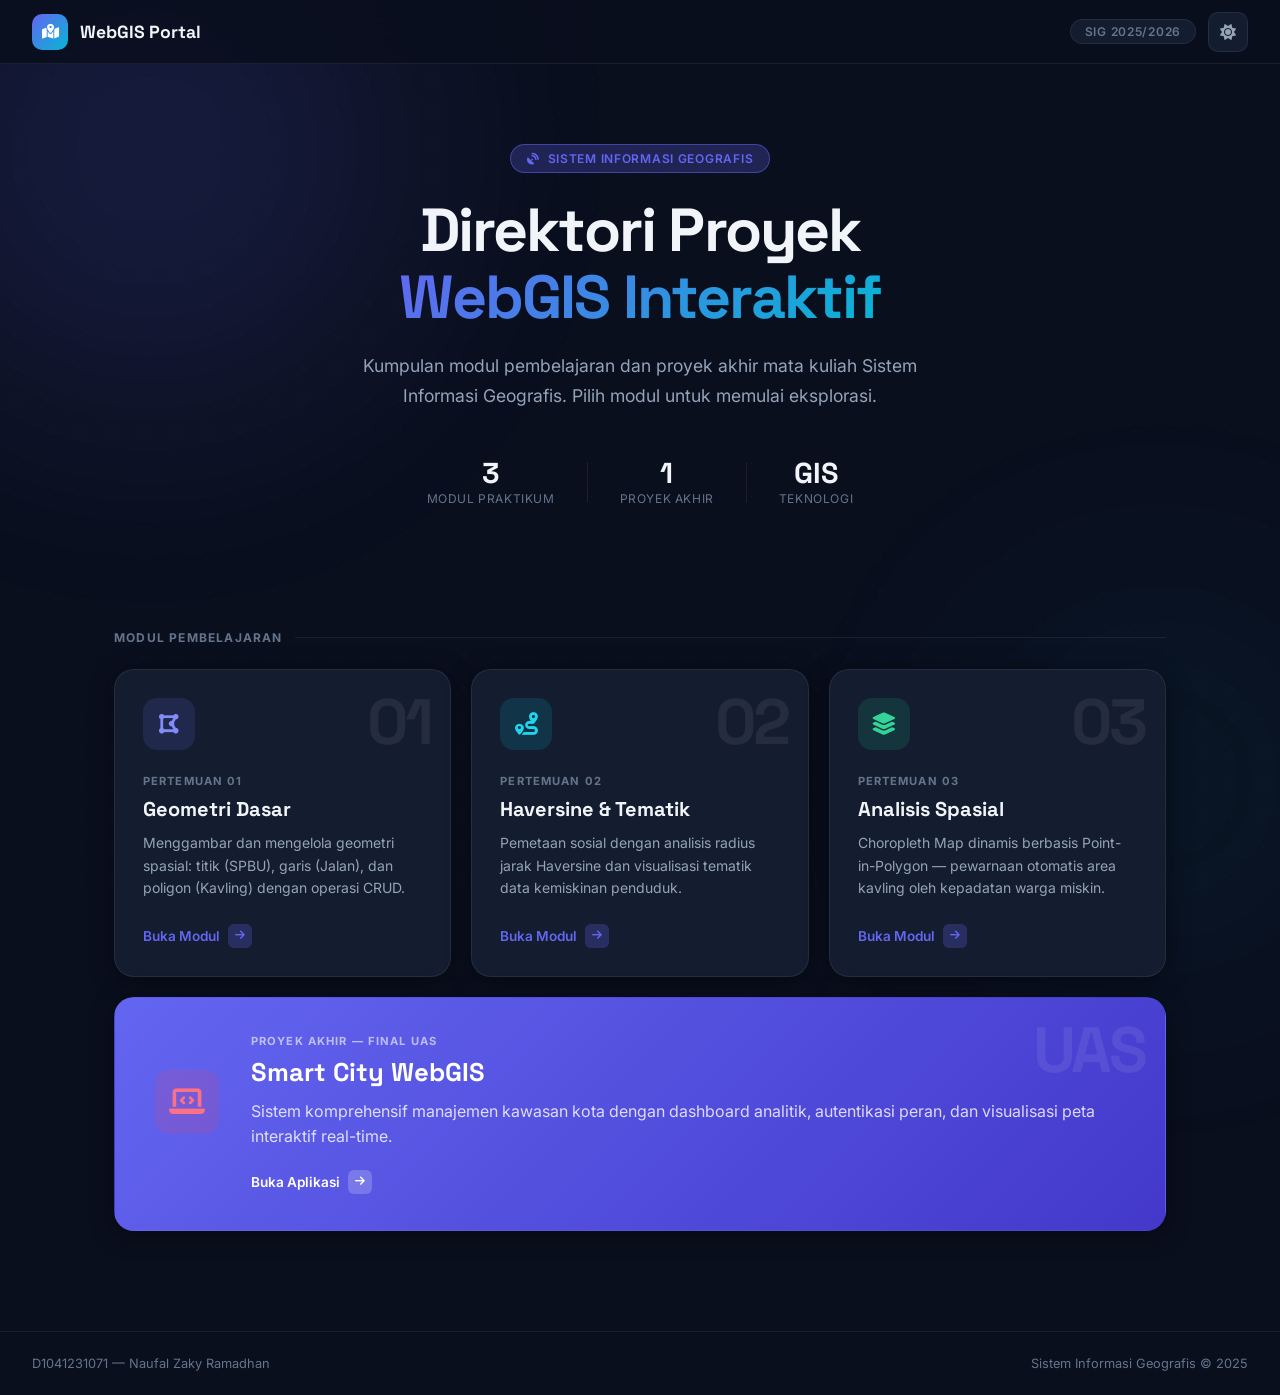
<file: portal.html>
<!DOCTYPE html>
<html lang="id" data-theme="dark">

<head>
    <meta charset="UTF-8">
    <meta name="viewport" content="width=device-width, initial-scale=1.0">
    <title>WebGIS Portal — Sistem Informasi Geografis</title>
    <meta name="description"
        content="Portal WebGIS — Direktori modul dan proyek akhir mata kuliah Sistem Informasi Geografis.">
    <link
        href="https://fonts.googleapis.com/css2?family=Inter:wght@300;400;500;600;700;800;900&family=Space+Grotesk:wght@400;500;600;700&display=swap"
        rel="stylesheet">
    <link rel="stylesheet" href="https://cdnjs.cloudflare.com/ajax/libs/font-awesome/6.5.0/css/all.min.css">
    <style>
        /* ══ DESIGN TOKENS ══ */
        :root {
            --font-sans: 'Inter', sans-serif;
            --font-display: 'Space Grotesk', sans-serif;
            --ease: cubic-bezier(0.4, 0, 0.2, 1);
            --transition: all 0.25s var(--ease);
        }

        /* ══ DARK THEME (default) ══ */
        [data-theme="dark"] {
            --bg-page: #0A0F1E;
            --bg-surface: #111827;
            --bg-card: #141D2F;
            --bg-card-hover: #1A2540;
            --border: rgba(255, 255, 255, 0.07);
            --border-hover: rgba(99, 102, 241, 0.5);
            --text-primary: #F1F5F9;
            --text-secondary: #94A3B8;
            --text-muted: #64748B;
            --primary: #6366F1;
            --primary-glow: rgba(99, 102, 241, 0.25);
            --accent: #06B6D4;
            --accent-2: #10B981;
            --accent-3: #F43F5E;
            --nav-bg: rgba(10, 15, 30, 0.85);
            --glass: rgba(17, 24, 39, 0.8);
            --shine: rgba(255, 255, 255, 0.03);
            --shadow-card: 0 4px 24px rgba(0, 0, 0, 0.4);
            --shadow-glow: 0 0 40px rgba(99, 102, 241, 0.15);
            --gradient-hero: linear-gradient(135deg, #0A0F1E 0%, #111827 50%, #0D1B2E 100%);
            --dot-color: rgba(255, 255, 255, 0.04);
        }

        /* ══ LIGHT THEME ══ */
        [data-theme="light"] {
            --bg-page: #F0F4FF;
            --bg-surface: #FFFFFF;
            --bg-card: #FFFFFF;
            --bg-card-hover: #F8FAFF;
            --border: #E2E8F0;
            --border-hover: #6366F1;
            --text-primary: #0F172A;
            --text-secondary: #475569;
            --text-muted: #94A3B8;
            --primary: #4F46E5;
            --primary-glow: rgba(79, 70, 229, 0.12);
            --accent: #0891B2;
            --accent-2: #059669;
            --accent-3: #E11D48;
            --nav-bg: rgba(240, 244, 255, 0.9);
            --glass: rgba(255, 255, 255, 0.9);
            --shine: rgba(255, 255, 255, 0.5);
            --shadow-card: 0 4px 24px rgba(79, 70, 229, 0.08);
            --shadow-glow: 0 0 40px rgba(79, 70, 229, 0.1);
            --gradient-hero: linear-gradient(135deg, #EEF2FF 0%, #F0F4FF 50%, #E8F4FF 100%);
            --dot-color: rgba(79, 70, 229, 0.04);
        }

        *,
        *::before,
        *::after {
            box-sizing: border-box;
            margin: 0;
            padding: 0;
        }

        html {
            scroll-behavior: smooth;
        }

        body {
            font-family: var(--font-sans);
            background: var(--bg-page);
            color: var(--text-primary);
            min-height: 100vh;
            display: flex;
            flex-direction: column;
            -webkit-font-smoothing: antialiased;
            transition: background 0.3s var(--ease), color 0.3s var(--ease);
            overflow-x: hidden;
        }

        /* ── Dot grid background ── */
        body::before {
            content: '';
            position: fixed;
            inset: 0;
            background-image: radial-gradient(circle, var(--dot-color) 1px, transparent 1px);
            background-size: 32px 32px;
            pointer-events: none;
            z-index: 0;
        }

        /* ── Ambient glow orbs ── */
        .orb {
            position: fixed;
            border-radius: 50%;
            filter: blur(120px);
            pointer-events: none;
            z-index: 0;
            transition: opacity 0.4s;
        }

        .orb-1 {
            width: 500px;
            height: 500px;
            background: var(--primary-glow);
            top: -100px;
            left: -100px;
            opacity: 0.6;
        }

        .orb-2 {
            width: 400px;
            height: 400px;
            background: rgba(6, 182, 212, 0.1);
            bottom: -80px;
            right: -80px;
            opacity: 0.5;
        }

        /* ── Navbar ── */
        .navbar {
            position: sticky;
            top: 0;
            z-index: 100;
            width: 100%;
            background: var(--nav-bg);
            backdrop-filter: blur(20px);
            -webkit-backdrop-filter: blur(20px);
            border-bottom: 1px solid var(--border);
            padding: 0 32px;
            height: 64px;
            display: flex;
            align-items: center;
            justify-content: space-between;
            transition: var(--transition);
        }

        .navbar-brand {
            display: flex;
            align-items: center;
            gap: 12px;
            font-family: var(--font-display);
            font-size: 1.1rem;
            font-weight: 700;
            color: var(--text-primary);
            text-decoration: none;
        }

        .brand-icon {
            width: 36px;
            height: 36px;
            background: linear-gradient(135deg, var(--primary), var(--accent));
            border-radius: 10px;
            display: flex;
            align-items: center;
            justify-content: center;
            font-size: 0.95rem;
            color: white;
            flex-shrink: 0;
        }

        .navbar-right {
            display: flex;
            align-items: center;
            gap: 12px;
        }

        .nav-pill {
            background: var(--bg-card);
            border: 1px solid var(--border);
            border-radius: 20px;
            padding: 4px 14px;
            font-size: 0.75rem;
            font-weight: 600;
            color: var(--text-muted);
            text-transform: uppercase;
            letter-spacing: 0.06em;
        }

        /* ── Theme toggle ── */
        .theme-toggle {
            width: 40px;
            height: 40px;
            border-radius: 10px;
            border: 1px solid var(--border);
            background: var(--bg-card);
            color: var(--text-secondary);
            cursor: pointer;
            display: flex;
            align-items: center;
            justify-content: center;
            font-size: 1rem;
            transition: var(--transition);
        }

        .theme-toggle:hover {
            background: var(--primary);
            border-color: var(--primary);
            color: white;
            transform: rotate(15deg);
        }

        /* ── Hero section ── */
        .hero {
            position: relative;
            z-index: 1;
            text-align: center;
            padding: 80px 24px 60px;
        }

        .hero-badge {
            display: inline-flex;
            align-items: center;
            gap: 8px;
            padding: 6px 16px;
            border-radius: 100px;
            background: var(--primary-glow);
            border: 1px solid var(--border-hover);
            font-size: 0.75rem;
            font-weight: 600;
            color: var(--primary);
            letter-spacing: 0.06em;
            text-transform: uppercase;
            margin-bottom: 24px;
            animation: fadeSlideDown 0.5s var(--ease) both;
        }

        .hero h1 {
            font-family: var(--font-display);
            font-size: clamp(2.2rem, 5vw, 3.8rem);
            font-weight: 800;
            line-height: 1.1;
            letter-spacing: -0.03em;
            margin-bottom: 20px;
            animation: fadeSlideDown 0.5s var(--ease) 0.05s both;
        }

        .hero h1 .gradient-text {
            background: linear-gradient(135deg, var(--primary), var(--accent));
            -webkit-background-clip: text;
            -webkit-text-fill-color: transparent;
            background-clip: text;
        }

        .hero p {
            font-size: 1.1rem;
            color: var(--text-secondary);
            max-width: 560px;
            margin: 0 auto 48px;
            line-height: 1.7;
            animation: fadeSlideDown 0.5s var(--ease) 0.1s both;
        }

        /* ── Stats bar ── */
        .stats-bar {
            display: flex;
            align-items: center;
            justify-content: center;
            gap: 32px;
            margin-bottom: 64px;
            animation: fadeSlideDown 0.5s var(--ease) 0.15s both;
            flex-wrap: wrap;
        }

        .stat-item {
            text-align: center;
        }

        .stat-value {
            font-family: var(--font-display);
            font-size: 1.8rem;
            font-weight: 700;
            color: var(--text-primary);
            line-height: 1;
        }

        .stat-label {
            font-size: 0.75rem;
            color: var(--text-muted);
            text-transform: uppercase;
            letter-spacing: 0.05em;
            margin-top: 4px;
        }

        .stat-divider {
            width: 1px;
            height: 40px;
            background: var(--border);
        }

        /* ── Grid ── */
        .grid-section {
            position: relative;
            z-index: 1;
            width: 100%;
            max-width: 1100px;
            margin: 0 auto;
            padding: 0 24px 80px;
        }

        .section-label {
            font-size: 0.75rem;
            font-weight: 700;
            color: var(--text-muted);
            text-transform: uppercase;
            letter-spacing: 0.1em;
            margin-bottom: 24px;
            display: flex;
            align-items: center;
            gap: 12px;
        }

        .section-label::after {
            content: '';
            flex: 1;
            height: 1px;
            background: var(--border);
        }

        .grid {
            display: grid;
            grid-template-columns: repeat(3, 1fr);
            gap: 20px;
            margin-bottom: 20px;
        }

        /* ── Card ── */
        .card {
            background: var(--bg-card);
            border: 1px solid var(--border);
            border-radius: 20px;
            padding: 28px;
            text-decoration: none;
            color: inherit;
            display: flex;
            flex-direction: column;
            box-shadow: var(--shadow-card);
            transition: var(--transition);
            position: relative;
            overflow: hidden;
            cursor: pointer;
        }

        .card::before {
            content: '';
            position: absolute;
            inset: 0;
            background: var(--shine);
            border-radius: inherit;
            opacity: 0;
            transition: opacity 0.3s;
        }

        .card:hover {
            transform: translateY(-6px);
            border-color: var(--border-hover);
            box-shadow: var(--shadow-glow), var(--shadow-card);
            background: var(--bg-card-hover);
        }

        .card:hover::before {
            opacity: 1;
        }

        /* Number badge */
        .card-num {
            position: absolute;
            top: 20px;
            right: 20px;
            font-family: var(--font-display);
            font-size: 4rem;
            font-weight: 900;
            color: var(--border);
            line-height: 1;
            letter-spacing: -0.05em;
            transition: var(--transition);
            user-select: none;
        }

        .card:hover .card-num {
            color: var(--primary-glow);
        }

        .card-icon-wrap {
            width: 52px;
            height: 52px;
            border-radius: 14px;
            display: flex;
            align-items: center;
            justify-content: center;
            font-size: 1.4rem;
            margin-bottom: 24px;
            transition: var(--transition);
        }

        .card:hover .card-icon-wrap {
            transform: scale(1.08);
        }

        /* Card themes */
        .card[data-type="p01"] .card-icon-wrap {
            background: rgba(99, 102, 241, 0.15);
            color: #818CF8;
        }

        .card[data-type="p02"] .card-icon-wrap {
            background: rgba(6, 182, 212, 0.15);
            color: #22D3EE;
        }

        .card[data-type="p03"] .card-icon-wrap {
            background: rgba(16, 185, 129, 0.15);
            color: #34D399;
        }

        .card[data-type="uas"] .card-icon-wrap {
            background: rgba(244, 63, 94, 0.15);
            color: #FB7185;
        }

        .card-tag {
            font-size: 0.7rem;
            font-weight: 700;
            text-transform: uppercase;
            letter-spacing: 0.1em;
            color: var(--text-muted);
            margin-bottom: 8px;
        }

        .card-title {
            font-family: var(--font-display);
            font-size: 1.25rem;
            font-weight: 700;
            color: var(--text-primary);
            margin-bottom: 10px;
            line-height: 1.3;
        }

        .card-desc {
            font-size: 0.875rem;
            color: var(--text-secondary);
            line-height: 1.6;
            flex-grow: 1;
        }

        .card-footer {
            margin-top: 24px;
            display: flex;
            align-items: center;
            gap: 8px;
            font-size: 0.85rem;
            font-weight: 600;
            color: var(--primary);
            transition: var(--transition);
        }

        .card-footer .arrow {
            width: 24px;
            height: 24px;
            border-radius: 6px;
            background: var(--primary-glow);
            display: flex;
            align-items: center;
            justify-content: center;
            font-size: 0.7rem;
            transition: var(--transition);
        }

        .card:hover .card-footer {
            color: var(--primary);
        }

        .card:hover .card-footer .arrow {
            background: var(--primary);
            color: white;
            transform: translateX(3px);
        }

        /* ── Final (UAS) card — full-width special ── */
        .card-uas {
            grid-column: 1 / -1;
            flex-direction: row;
            align-items: center;
            gap: 32px;
            background: linear-gradient(135deg, var(--primary) 0%, #4338CA 100%);
            border-color: transparent;
            padding: 36px 40px;
        }

        .card-uas::before {
            background: rgba(255, 255, 255, 0.05);
        }

        .card-uas:hover {
            background: var(--bg-card-hover);
            border-color: var(--border-hover);
        }

        .card-uas .card-icon-wrap {
            background: rgba(255, 255, 255, 0.15);
            color: white;
            width: 64px;
            height: 64px;
            font-size: 1.8rem;
            flex-shrink: 0;
            transition: var(--transition);
        }

        .card-uas:hover .card-icon-wrap {
            background: rgba(244, 63, 94, 0.15);
            color: #FB7185;
        }

        .card-uas .card-tag {
            color: rgba(255, 255, 255, 0.6);
            transition: var(--transition);
        }

        .card-uas:hover .card-tag {
            color: var(--text-muted);
        }

        .card-uas .card-title {
            color: white;
            font-size: 1.6rem;
            transition: var(--transition);
        }

        .card-uas:hover .card-title {
            color: var(--text-primary);
        }

        .card-uas .card-desc {
            color: rgba(255, 255, 255, 0.8);
            font-size: 1rem;
            transition: var(--transition);
        }

        .card-uas:hover .card-desc {
            color: var(--text-secondary);
        }

        .card-uas .card-footer {
            color: white;
            margin-top: 0;
            transition: var(--transition);
        }

        .card-uas:hover .card-footer {
            color: var(--primary);
        }

        .card-uas .card-num {
            color: rgba(255, 255, 255, 0.08);
            transition: var(--transition);
        }

        .card-uas:hover .card-num {
            color: var(--primary-glow);
        }

        .card-uas .card-footer .arrow {
            background: rgba(255, 255, 255, 0.2);
            color: white;
            transition: var(--transition);
        }

        .card-uas:hover .card-footer .arrow {
            background: var(--primary);
            color: white;
        }

        .card-uas-text {
            flex: 1;
        }

        /* ── Footer ── */
        .footer {
            position: relative;
            z-index: 1;
            margin-top: auto;
            padding: 24px 32px;
            border-top: 1px solid var(--border);
            display: flex;
            align-items: center;
            justify-content: space-between;
            font-size: 0.8rem;
            color: var(--text-muted);
        }

        /* ══ ANIMATIONS ══ */
        @keyframes fadeSlideDown {
            from {
                opacity: 0;
                transform: translateY(-12px);
            }

            to {
                opacity: 1;
                transform: translateY(0);
            }
        }

        .card {
            animation: fadeSlideUp 0.5s var(--ease) both;
        }

        .card:nth-child(1) {
            animation-delay: 0.15s;
        }

        .card:nth-child(2) {
            animation-delay: 0.2s;
        }

        .card:nth-child(3) {
            animation-delay: 0.25s;
        }

        .card:nth-child(4) {
            animation-delay: 0.3s;
        }

        @keyframes fadeSlideUp {
            from {
                opacity: 0;
                transform: translateY(20px);
            }

            to {
                opacity: 1;
                transform: translateY(0);
            }
        }

        /* ══ RESPONSIVE ══ */
        @media (max-width: 900px) {
            .grid {
                grid-template-columns: 1fr 1fr;
            }

            .card-uas {
                flex-direction: column;
                text-align: center;
            }

            .card-uas .card-footer {
                justify-content: center;
            }
        }

        @media (max-width: 600px) {
            .grid {
                grid-template-columns: 1fr;
            }

            .navbar {
                padding: 0 16px;
            }

            .hero {
                padding: 48px 16px 40px;
            }

            .stats-bar {
                gap: 20px;
            }

            .stat-divider {
                display: none;
            }
        }
    </style>
</head>

<body>

    <!-- Ambient orbs -->
    <div class="orb orb-1"></div>
    <div class="orb orb-2"></div>

    <!-- Navbar -->
    <nav class="navbar">
        <a href="#" class="navbar-brand">
            <div class="brand-icon"><i class="fas fa-map-marked-alt"></i></div>
            WebGIS Portal
        </a>
        <div class="navbar-right">
            <span class="nav-pill">SIG 2025/2026</span>
            <button class="theme-toggle" id="themeToggle" title="Toggle tema" aria-label="Toggle dark/light mode">
                <i class="fas fa-moon" id="themeIcon"></i>
            </button>
        </div>
    </nav>

    <!-- Hero -->
    <section class="hero">
        <div class="hero-badge">
            <i class="fas fa-satellite-dish"></i>
            Sistem Informasi Geografis
        </div>
        <h1>
            Direktori Proyek<br>
            <span class="gradient-text">WebGIS Interaktif</span>
        </h1>
        <p>Kumpulan modul pembelajaran dan proyek akhir mata kuliah Sistem Informasi Geografis. Pilih modul untuk
            memulai eksplorasi.</p>

        <div class="stats-bar">
            <div class="stat-item">
                <div class="stat-value">3</div>
                <div class="stat-label">Modul Praktikum</div>
            </div>
            <div class="stat-divider"></div>
            <div class="stat-item">
                <div class="stat-value">1</div>
                <div class="stat-label">Proyek Akhir</div>
            </div>
            <div class="stat-divider"></div>
            <div class="stat-item">
                <div class="stat-value">GIS</div>
                <div class="stat-label">Teknologi</div>
            </div>
        </div>
    </section>

    <!-- Grid -->
    <div class="grid-section">
        <div class="section-label">Modul Pembelajaran</div>

        <div class="grid">
            <!-- Pertemuan 01 -->
            <a href="01/frontend/" class="card" data-type="p01">
                <span class="card-num">01</span>
                <div class="card-icon-wrap">
                    <i class="fas fa-draw-polygon"></i>
                </div>
                <div class="card-tag">Pertemuan 01</div>
                <h2 class="card-title">Geometri Dasar</h2>
                <p class="card-desc">Menggambar dan mengelola geometri spasial: titik (SPBU), garis (Jalan), dan poligon
                    (Kavling) dengan operasi CRUD.</p>
                <div class="card-footer">
                    Buka Modul
                    <div class="arrow"><i class="fas fa-arrow-right"></i></div>
                </div>
            </a>

            <!-- Pertemuan 02 -->
            <a href="02/frontend/" class="card" data-type="p02">
                <span class="card-num">02</span>
                <div class="card-icon-wrap">
                    <i class="fas fa-route"></i>
                </div>
                <div class="card-tag">Pertemuan 02</div>
                <h2 class="card-title">Haversine &amp; Tematik</h2>
                <p class="card-desc">Pemetaan sosial dengan analisis radius jarak Haversine dan visualisasi tematik data
                    kemiskinan penduduk.</p>
                <div class="card-footer">
                    Buka Modul
                    <div class="arrow"><i class="fas fa-arrow-right"></i></div>
                </div>
            </a>

            <!-- Pertemuan 03 -->
            <a href="03/frontend/" class="card" data-type="p03">
                <span class="card-num">03</span>
                <div class="card-icon-wrap">
                    <i class="fas fa-layer-group"></i>
                </div>
                <div class="card-tag">Pertemuan 03</div>
                <h2 class="card-title">Analisis Spasial</h2>
                <p class="card-desc">Choropleth Map dinamis berbasis Point-in-Polygon — pewarnaan otomatis area kavling
                    oleh kepadatan warga miskin.</p>
                <div class="card-footer">
                    Buka Modul
                    <div class="arrow"><i class="fas fa-arrow-right"></i></div>
                </div>
            </a>

            <!-- Final UAS -->
            <a href="webgis_app/" class="card card-uas" data-type="uas">
                <span class="card-num">UAS</span>
                <div class="card-icon-wrap">
                    <i class="fas fa-laptop-code"></i>
                </div>
                <div class="card-uas-text">
                    <div class="card-tag">Proyek Akhir — Final UAS</div>
                    <h2 class="card-title">Smart City WebGIS</h2>
                    <p class="card-desc">Sistem komprehensif manajemen kawasan kota dengan dashboard analitik,
                        autentikasi peran, dan visualisasi peta interaktif real-time.</p>
                    <div class="card-footer" style="margin-top:20px;">
                        Buka Aplikasi
                        <div class="arrow"><i class="fas fa-arrow-right"></i></div>
                    </div>
                </div>
            </a>
        </div>
    </div>

    <!-- Footer -->
    <footer class="footer">
        <span>D1041231071 — Naufal Zaky Ramadhan</span>
        <span>Sistem Informasi Geografis &copy; 2025</span>
    </footer>

    <script>
        // ── Theme toggle ──
        const html = document.documentElement;
        const btn = document.getElementById('themeToggle');
        const icon = document.getElementById('themeIcon');

        // Persist preference
        const saved = localStorage.getItem('portal-theme') || 'dark';
        setTheme(saved);

        btn.addEventListener('click', () => {
            const next = html.getAttribute('data-theme') === 'dark' ? 'light' : 'dark';
            setTheme(next);
            localStorage.setItem('portal-theme', next);
        });

        function setTheme(t) {
            html.setAttribute('data-theme', t);
            icon.className = t === 'dark' ? 'fas fa-sun' : 'fas fa-moon';
            btn.title = t === 'dark' ? 'Beralih ke Mode Terang' : 'Beralih ke Mode Gelap';
        }
    </script>
</body>

</html>
</file>
